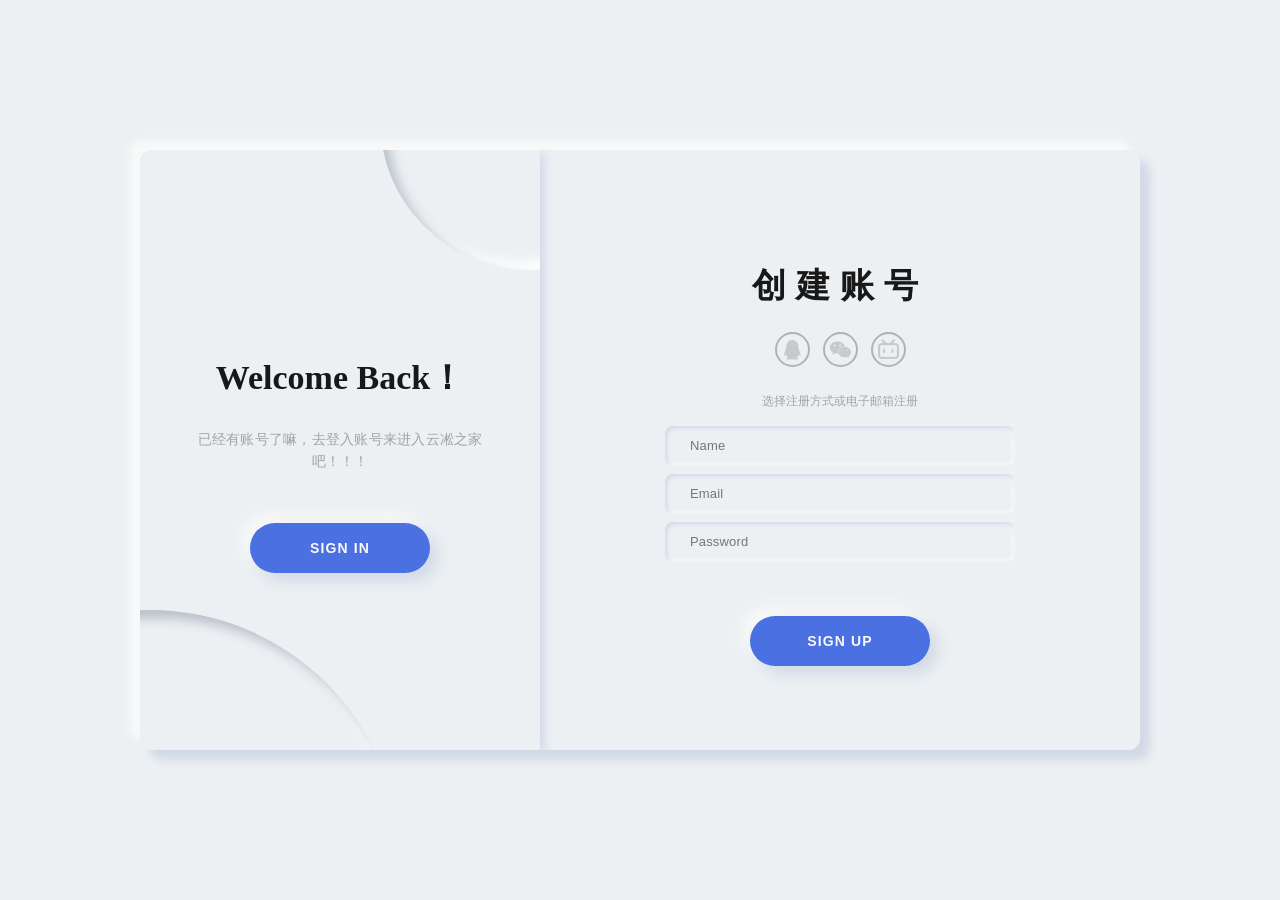
<file: log.html>
<!DOCTYPE html>
<html lang="en">

<head>
    <meta charset="UTF-8">
    <meta http-equiv="X-UA-Compatible" content="IE=edge">
    <meta name="viewport" content="width=device-width, initial-scale=1.0">
    <title>注册登录界面</title>
    <!-- 导入字体图标 -->
    <link rel="stylesheet" href="./font_mw3z7ts489g/iconfont.css">

    <style>
        * {
            margin: 0;
            padding: 0;
            box-sizing: border-box;
            /* 字体无法选中 */
            user-select: none;
        }

        body {
            width: 100%;
            height: 100vh;
            display: flex;
            justify-content: center;
            align-items: center;
            font-size: 12px;
            background-color: #ecf0f3;
            color: #a0a5a8;
        }

        .shell {
            position: relative;
            width: 1000px;
            min-width: 1000px;
            min-height: 600px;
            height: 600px;
            padding: 25px;
            background-color: #ecf0f3;
            box-shadow: 10px 10px 10px #d1d9e6, -10px -10px 10px #f9f9f9;
            border-radius: 12px;
            overflow: hidden;
        }

        /* 设置响应式 */
        @media (max-width: 1200px) {
            .shell {
                transform: scale(0.7);
            }
        }

        @media (max-width: 1000px) {
            .shell {
                transform: scale(0.6);
            }
        }

        @media (max-width: 800px) {
            .shell {
                transform: scale(0.5);
            }
        }

        @media (max-width: 600px) {
            .shell {
                transform: scale(0.4);
            }
        }

        .container {
            display: flex;
            justify-content: center;
            align-items: center;
            position: absolute;
            top: 0;
            width: 600px;
            height: 100%;
            padding: 25px;
            background-color: #ecf0f3;
            transition: 1.25s;
        }

        .form {
            display: flex;
            justify-content: center;
            align-items: center;
            flex-direction: column;
            width: 100%;
            height: 100%;
        }

        .iconfont {
            margin: 0 5px;
            border: rgba(0, 0, 0, 0.5) 2px solid;
            border-radius: 50%;
            font-size: 25px;
            padding: 3px;
            opacity: 0.5;
            transition: 0.1s;
        }

        .iconfont:hover {
            opacity: 1;
            transition: 0.15s;
            cursor: pointer;
        }

        .form_input {
            width: 350px;
            height: 40px;
            margin: 4px 0;
            padding-left: 25px;
            font-size: 13px;
            letter-spacing: 0.15px;
            border: none;
            outline: none;
            background-color: #ecf0f3;
            transition: 0.25s ease;
            border-radius: 8px;
            box-shadow: inset 2px 2px 4px #d1d9e6, inset -2px -2px 4px #f9f9f9;
        }

        .form_input:focus {
            box-shadow: inset 4px 4px 4px #d1d9e6, inset -4px -4px 4px #f9f9f9;
        }

        .form_span {
            margin-top: 30px;
            margin-bottom: 12px;
        }

        .form_link {
            color: #181818;
            font-size: 15px;
            margin-top: 25px;
            border-bottom: 1px solid #a0a5a8;
            line-height: 2;
            cursor: pointer;
        }

        .title {
            font-size: 34px;
            font-weight: 700;
            line-height: 3;
            color: #181818;
            letter-spacing: 10px;
        }

        .description {
            font-size: 14px;
            letter-spacing: 0.25px;
            text-align: center;
            line-height: 1.6;
        }

        .button {
            width: 180px;
            height: 50px;
            border-radius: 25px;
            margin-top: 50px;
            font-weight: 700;
            font-size: 14px;
            letter-spacing: 1.15px;
            background-color: #4B70E2;
            color: #f9f9f9;
            box-shadow: 8px 8px 16px #d1d9e6, -8px -8px 16px #f9f9f9;
            border: none;
            outline: none;
        }

        .button a{
            text-decoration: none; 
            color: #fff; 
        }

        .a-container {
            z-index: 100;
            left: calc(100% - 600px);
        }

        .b-container {
            left: calc(100% - 600px);
            z-index: 0;
        }

        .switch {
            display: flex;
            justify-content: center;
            align-items: center;
            position: absolute;
            top: 0;
            left: 0;
            height: 100%;
            width: 400px;
            padding: 50px;
            z-index: 200;
            transition: 1.25s;
            background-color: #ecf0f3;
            overflow: hidden;
            box-shadow: 4px 4px 10px #d1d9e6, -4px -4px 10px #d1d9e6;
        }

        .switch_circle {
            position: absolute;
            width: 500px;
            height: 500px;
            border-radius: 50%;
            background-color: #ecf0f3;
            box-shadow: inset 8px 8px 12px #b8bec7, inset -8px -8px 12px #fff;
            bottom: -60%;
            left: -60%;
            transition: 1.25s;
        }

        .switch_circle-t {
            top: -30%;
            left: 60%;
            width: 300px;
            height: 300px;
        }

        .switch_container {
            display: flex;
            justify-content: center;
            align-items: center;
            flex-direction: column;
            position: absolute;
            width: 400px;
            padding: 50px 55px;
            transition: 1.25s;
        }

        .switch_button {
            cursor: pointer;
        }

        .switch_button:hover,
        .submit:hover {
            box-shadow: 6px 6px 10px #d1d9e6, -6px -6px 10px #f9f9f9;
            transform: scale(0.985);
            transition: 0.25s;
            cursor: pointer;
        }

        .switch_button:active,
        .switch_button:focus {
            box-shadow: 2px 2px 6px #d1d9e6, -2px -2px 6px #f9f9f9;
            transform: scale(0.97);
            transition: 0.25s;
        }

        .is-txr {
            left: calc(100% - 400px);
            transition: 1.25s;
            transform-origin: left;
        }

        .is-txl {
            left: 0;
            transition: 1.25s;
            transform-origin: right;
        }

        .is-z {
            z-index: 200;
            transition: 1.25s;
        }

        .is-hidden {
            visibility: hidden;
            opacity: 0;
            position: absolute;
            transition: 1.25s;
        }

        .is-gx {
            animation: is-gx 1.25s;
        }

        @keyframes is-gx {

            0%,
            10%,
            100% {
                width: 400px;
            }

            30%,
            50% {
                width: 500px;
            }
        }
    </style>
</head>

<body>
    <div class="shell">
        <div class="container a-container" id="a-container">
            <form action="postReg.php" method="post" class="form" id="a-form">
                <h2 class="form_title title">创建账号</h2>
                <div class="form_icons">
                    <i class="iconfont icon-QQ"></i>
                    <i class="iconfont icon-weixin"></i>
                    <i class="iconfont icon-bilibili-line"></i>
                </div>
                <span class="form_span">选择注册方式或电子邮箱注册</span>
                <input name="uername" type="text" class="form_input" placeholder="Name">
                <input name="Email" type="text" class="form_input" placeholder="Email">
                <input name="password" type="password" class="form_input" placeholder="Password">
                <button class="form_button button submit" type="submit">SIGN UP</button>
            </form>
        </div>

        <div class="container b-container" id="b-container">
            <form action="" method="" class="form" id="b-form">
                <h2 class="form_title title">登入账号</h2>
                <div class="form_icons">
                    <i class="iconfont icon-QQ"> </i>
                    <i class="iconfont icon-weixin"></i>
                    <i class="iconfont icon-bilibili-line"></i>
                </div>
                <span class="form_span">选择登录方式或电子邮箱登录</span>
                <input type="text" class="form_input" placeholder="Email">
                <input type="password" class="form_input" placeholder="Password">
                <a class="form_link">忘记密码？</a>
                <button class="form_button button submit "><a href="index.html" > SIGN IN</a></button>
            </form>
        </div>

        <div class="switch" id="switch-cnt">
            <div class="switch_circle"></div>
            <div class="switch_circle switch_circle-t"></div>
            <div class="switch_container" id="switch-c1">
                <h2 class="switch_title title" style="letter-spacing: 0;">Welcome Back！</h2>
                <p class="switch_description description">已经有账号了嘛，去登入账号来进入云凇之家吧！！！</p>
                <button class="switch_button button switch-btn"> SIGN IN</button>
            </div>

            <div class="switch_container is-hidden" id="switch-c2">
                <h2 class="switch_title title" style="letter-spacing: 0;">Hello Friend！</h2>
                <p class="switch_description description">去注册一个账号，成为尊贵的粉丝会员，让我们踏入奇妙的旅途！</p>
                <button class="switch_button button switch-btn">SIGN UP</button>
            </div>
        </div>
    </div>
</body>

</html>
<script>
    let switchCtn = document.querySelector("#switch-cnt");
    let switchC1 = document.querySelector("#switch-c1");
    let switchC2 = document.querySelector("#switch-c2");
    let switchCircle = document.querySelectorAll(".switch_circle");
    let switchBtn = document.querySelectorAll(".switch-btn");
    let aContainer = document.querySelector("#a-container");
    let bContainer = document.querySelector("#b-container");
    let allButtons = document.querySelectorAll(".submit");

    let getButtons = (e) => e.preventDefault()
    let changeForm = (e) => {
        // 修改类名
        switchCtn.classList.add("is-gx");
        setTimeout(function () {
            switchCtn.classList.remove("is-gx");
        }, 1500)
        switchCtn.classList.toggle("is-txr");
        switchCircle[0].classList.toggle("is-txr");
        switchCircle[1].classList.toggle("is-txr");

        switchC1.classList.toggle("is-hidden");
        switchC2.classList.toggle("is-hidden");
        aContainer.classList.toggle("is-txl");
        bContainer.classList.toggle("is-txl");
        bContainer.classList.toggle("is-z");
    }
    // 点击切换
    let shell = (e) => {
        for (var i = 0; i < allButtons.length; i++)
            allButtons[i].addEventListener("click", getButtons);
        for (var i = 0; i < switchBtn.length; i++)
            switchBtn[i].addEventListener("click", changeForm)
    }
    window.addEventListener("load", shell);
    
</script>
</body>

</html>
</file>
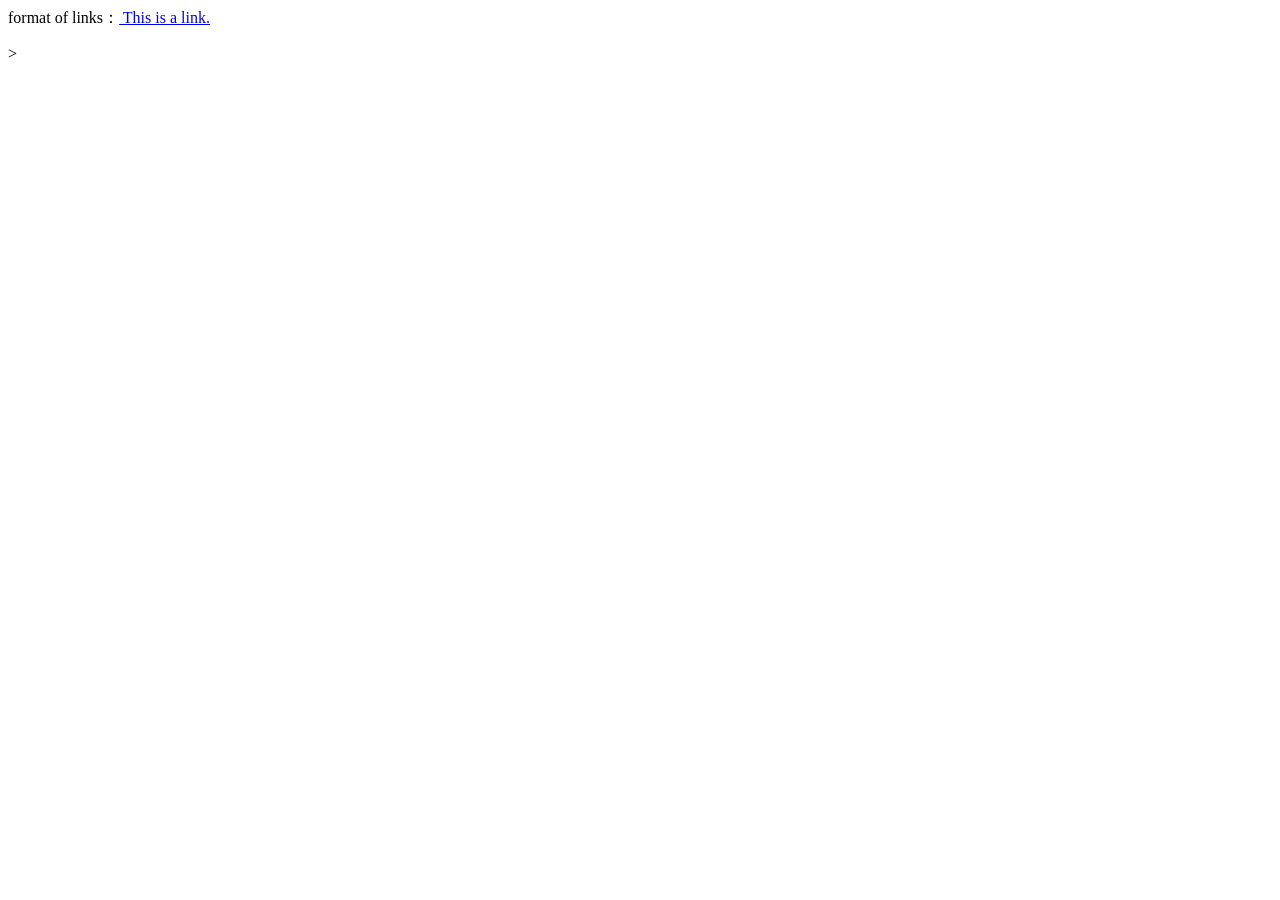
<file: YS.html>
<html>
<head>
    <meta charset='utf-8'>
    <meta http-equiv='X-UA-Compatible' content='IE=edge'>
    <title>余松平个人网站</title>
    <style type="text/css">

    </style>
</head>
<body>
    <p>
       format of links：<a href="http://XXX.com"> This is a link. </a>
    </p>
 
</body>
</html>>
</file>
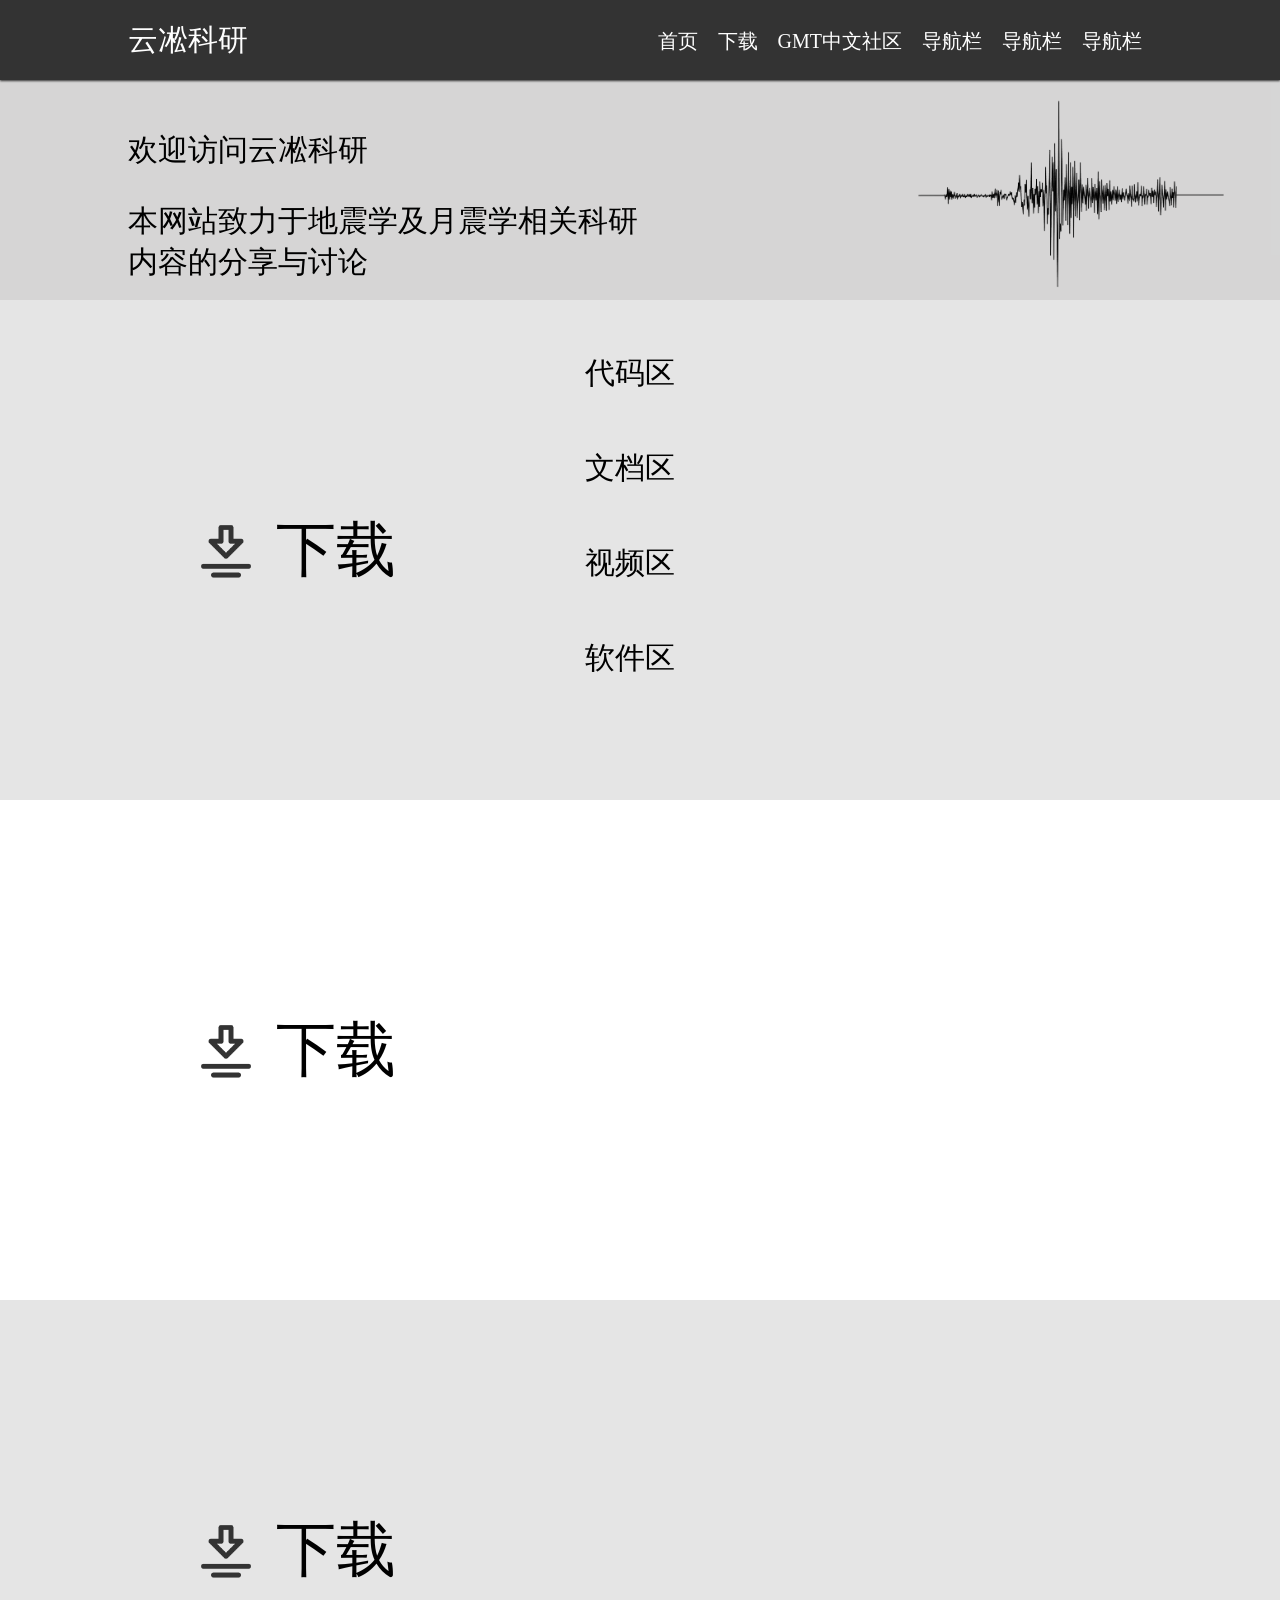
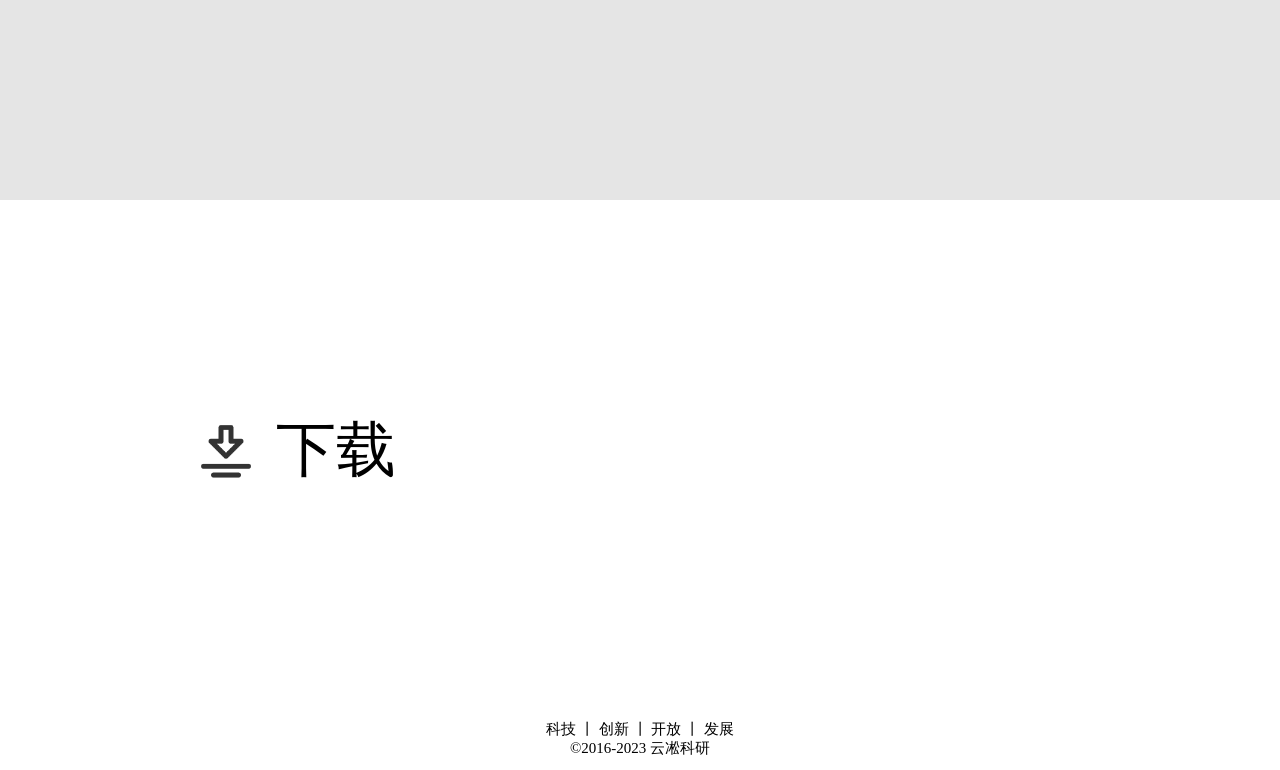
<file: YSKY.html>
<html>
    <head>
        <meta charset='utf-8'>
        <title>云凇科研</title>
        <meta http-equiv="X-UA-Compatible" content="IE=edge">
        <meta name="viewport" content="width=device-width, initial-scale=1.0">
        <link href="YSKY_style.css" type="text/css" rel="stylesheet">
        <link rel="icon" href="wave.ico">
    </head>

    <body>
        <div class="top">
            <div class="top mac"> 
                <div class="topwords">
                    <p class="item">欢迎访问云凇科研</p>
                    <p class="item">本网站致力于地震学及月震学相关科研内容的分享与讨论</p>
                </div>
                <div class="toppic">
                    <img src="images/waveform.png" alt="waveform" class="wavepic">
                </div>

                
                <div class="menue">
                    <div class="box1">
                        <div class="yskylogo"> 
                            <a class="logo"> 云凇科研 </a> 
                            <!-- <img src="images/YSKY.png" alt="logo" class="logo">
                            <img src="images/YS_KY.png" alt="ysky" class="ysky">  -->
                        </div>
                        <ul class="ul_menue">
                            
                            <li class="item">
                                <a href="index.html" target="_blank">首页 </a>
                            </li>
                            <li class="item">
                                <a href="#dowload">下载</a>
                            </li>
                            <li class="item">
                                <a href="https://gmt-china.org/#" target="_blank">GMT中文社区 </a> 
                            </li>
                            <li class="item">
                                <a href="#album">导航栏 </a> 
                            </li>
                            <li class="item">
                                <a href="#album">导航栏 </a> 
                            </li>
                            <li class="item">
                                <a href="#album">导航栏 </a> 
                            </li>
                        </ul>
                        

                    </div>
                </div>
            </div>
        </div>

        <div id="dowload" class="box2">
            <div class="_logo">
                <img src="images/download_logo.png" alt="dowload" class="d_logo">
            </div>
            <div class="_word">
                <p class="d_words" >下载</p>
            </div>
            <div class="_menue">
                <table>
                    <tr>
                        <td><li class="item"> <a href="Codes.html" target="_blank">代码区</a> </li> </td>
                    </tr>
                    <tr>
                        <td><li class="item"> <a href="Documents.html" target="_blank">文档区</a></li></td>
                    </tr>
                    <tr>
                        <td><li class="item"> <a href="Videos.html" target="_blank">视频区</a></li></td>
                    </tr>
                    <tr>
                        <td><li class="item"> <a href="Software.html" target="_blank">软件区</a></li></td>
                    </tr>
                </table>
            </div>
        </div>


        <div id="" class="box3">
            <div class="_logo">
                <img src="images/download_logo.png" alt="dowload" class="d_logo">
            </div>
            <div class="_word">
                <p class="d_words" >下载</p>
            </div>
        </div>

        <div id="" class="box4">
            <div class="_logo">
                <img src="images/download_logo.png" alt="dowload" class="d_logo">
            </div>
            <div class="_word">
                <p class="d_words" >下载</p>
            </div>
        </div>

        <div id="" class="box5">
            <div class="_logo">
                <img src="images/download_logo.png" alt="dowload" class="d_logo">
            </div>
            <div class="_word">
                <p class="d_words" >下载</p>
            </div>
        </div>



        <div class="footer">
            <li >科技&nbsp;丨&nbsp;创新&nbsp;丨&nbsp;开放&nbsp;丨&nbsp;发展</li>
            <br>
            <li >©2016-2023&nbsp;云凇科研 </li>
        </div>



    </body>
</html>
</file>
<file: font_mw3z7ts489g/iconfont.css>
@font-face {
  font-family: "iconfont"; /* Project id  */
  src: url('iconfont.ttf?t=1675543788644') format('truetype');
}

.iconfont {
  font-family: "iconfont" !important;
  font-size: 16px;
  font-style: normal;
  -webkit-font-smoothing: antialiased;
  -moz-osx-font-smoothing: grayscale;
}

.icon-weixin:before {
  content: "\f0106";
}

.icon-QQ:before {
  content: "\e882";
}

.icon-bilibili-line:before {
  content: "\e66d";
}
</file>
<file: YSKY_style.css>
.top{
    width:100%; 
    height:300px; 
    background:  rgba(201, 200, 200, 0.5) ;
}
.mac{
    width:100%; 
    height:100%;
}
.topwords{
    float: left;
    width: 40%;
    height: 60%;
    margin-top: 100px;
    margin-left: 10%;
}
.topwords .item{
    font-size: 30px;
    font-style: normal;
    color: rgb(0, 0, 0);
}

.toppic{
    float: right;
    width: 40%;
    height: 100%;
    margin-top: 0;
    padding-right:0%;
}
.wavepic{
    float: right;
    width: auto;
    height: 130%;
    margin-right: 10%;
}

.top>.menue{
    width:100%;
    height:80px;
    background:#333;
    box-shadow:0 1px 2px  #333;
    position:fixed;
    top: 0;
    left: 0;
}
.top>.menue>.box1{
    width:80%; 
    height:100%; 
    margin: auto;
}

.ul_menue{
    height:100%; 
    list-style: none;
    float: right;
}
.ul_menue .item{
    float:left;
    height:100%;
    line-height: 50px;
    padding: 0 10px;
    margin: 0;
    color:white;
    font-size: 20px;
    cursor:pointer;
}
.ul_menue a{ text-decoration: none; color: #fff; }
.ul_menue a:hover{color: darkgrey;}

.yskylogo{
    float: left;
    width: 200px;
    height:100%;
}
 
.yskylogo a:hover{color: aqua; }

.yskylogo .logo{
    float: left;
    width: 80%;
    height: auto;
    padding-top: 20px;
    font-size: 30px;
    text-align:left;
    color: #fff;
    cursor:pointer;

}
.yskylogo .wave{
    float: left;
    width: auto;
    height: 100%;

}

.box2{
    float:left;
    width: 100%;
    height:500px;
    background: #e5e5e5;
}

.box3{
    float:left;
    width: 100%;
    height:500px;
    background: white;
}

.box4{
    float:left;
    width: 100%;
    height:500px;
    background: #e5e5e5;
}

.box5{
    float:left;
    width: 100%;
    height:500px;
    background: white;
}

._logo{
    float: left;
    width: 20%;
    height: 100%;
    display: flex;
    flex-direction: row;
    align-items:center;
    justify-content:flex-end;
    padding-right: 20px;
}
.d_logo{
    float: left;
    width:auto;
    height:60px; 
}
._word{
    float: left;
    width: 20%;
    height: 100%;
    display: flex;
    flex-direction: row;
    align-items: center;

}
 .d_words{
    font-size: 60px;
}

._menue{
    float: left;
    border: 1px;
    width: 50%;
    height:100%; 
    
 
}


._menue .item{
    float:left;
    height:100%;
    padding: 0 50px;
    margin-top: 50px;
    font-size: 30px;
    list-style: none;
    cursor:pointer;
}

._menue a{ text-decoration: none; color: #000; }
._menue a:hover{color: darkgrey;}

.footer{
    float: left;
    width:100%;
    height:50px;
    color: #000;
    text-align: center;
    padding-top: 20px;
    position: relative;
    bottom: 0%;
    font-size: 15px;
}

.footer li{
   display:inline;

}

.footer li a{
    text-decoration: none; 
    color: #000; 
}
.footer li a:hover{
    text-decoration: underline; 
    color: #cccccc; 
}

body{ margin: 0px; }
</file>
